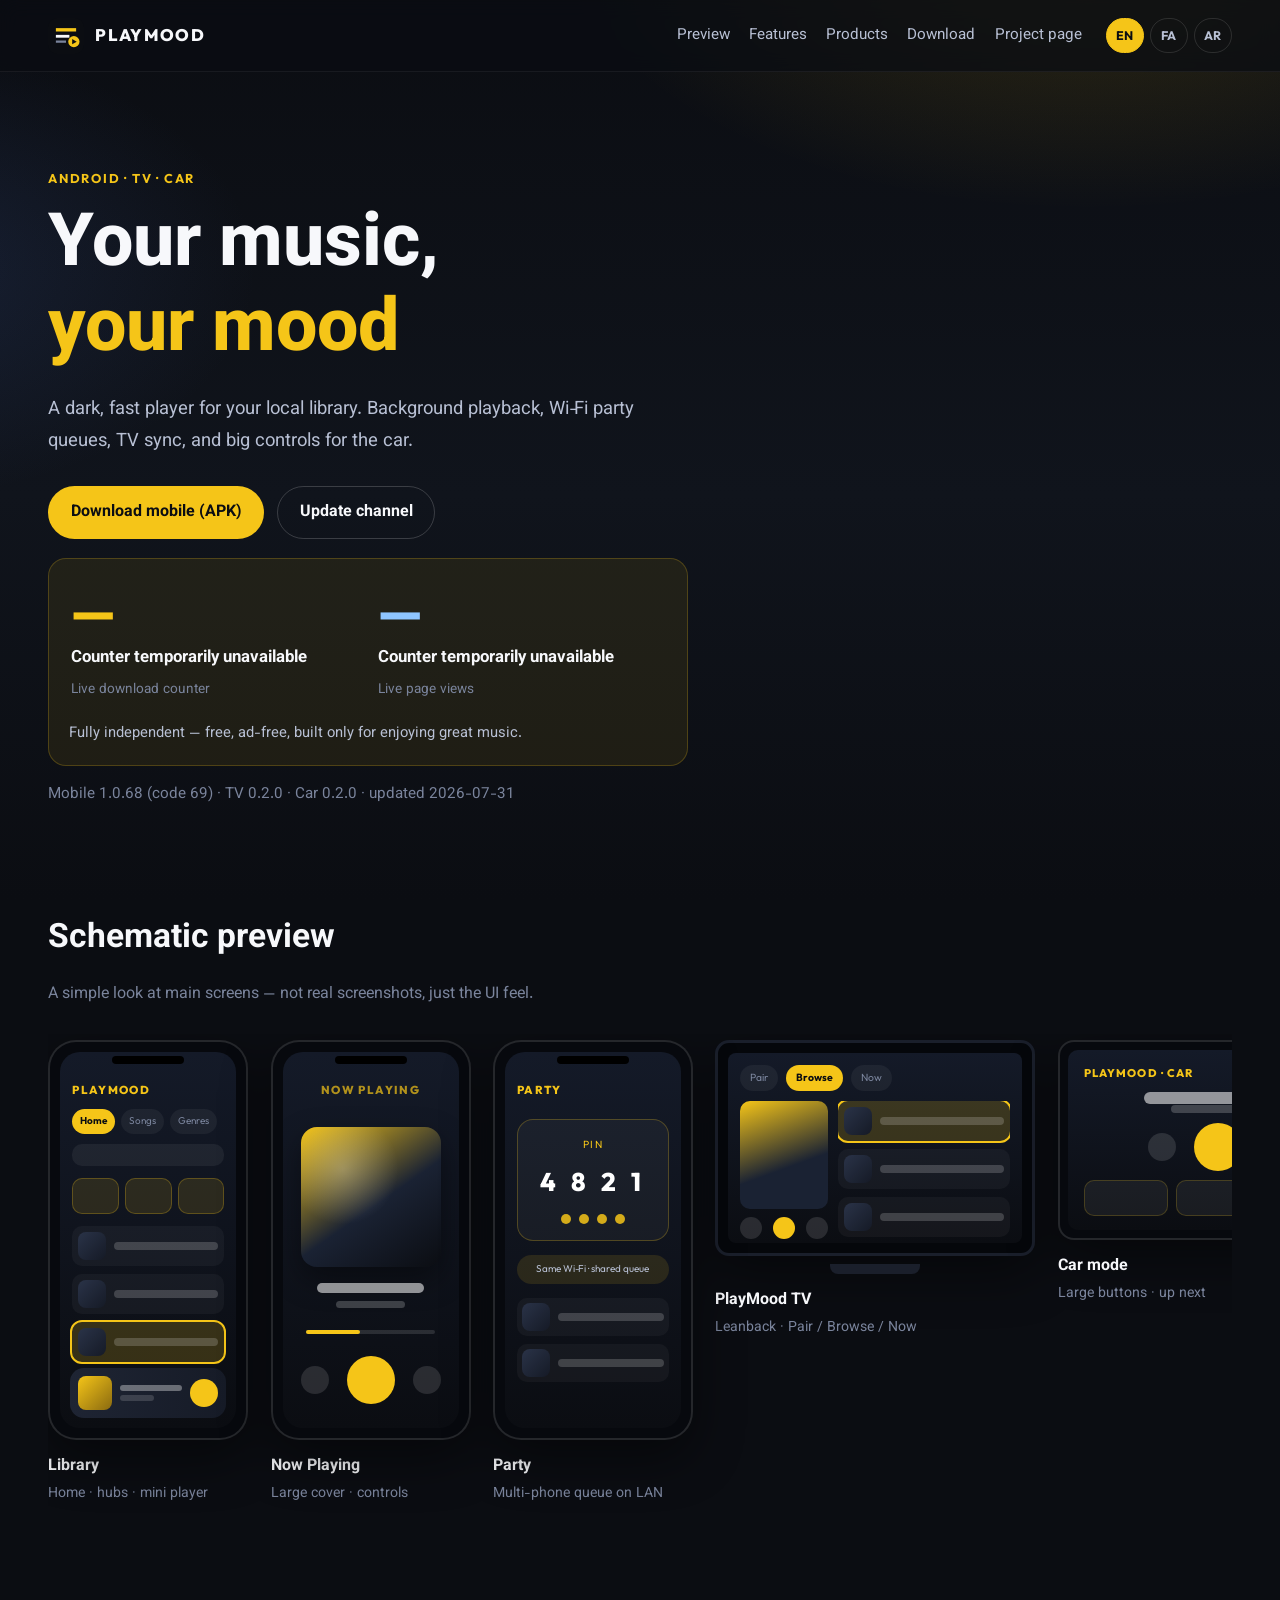
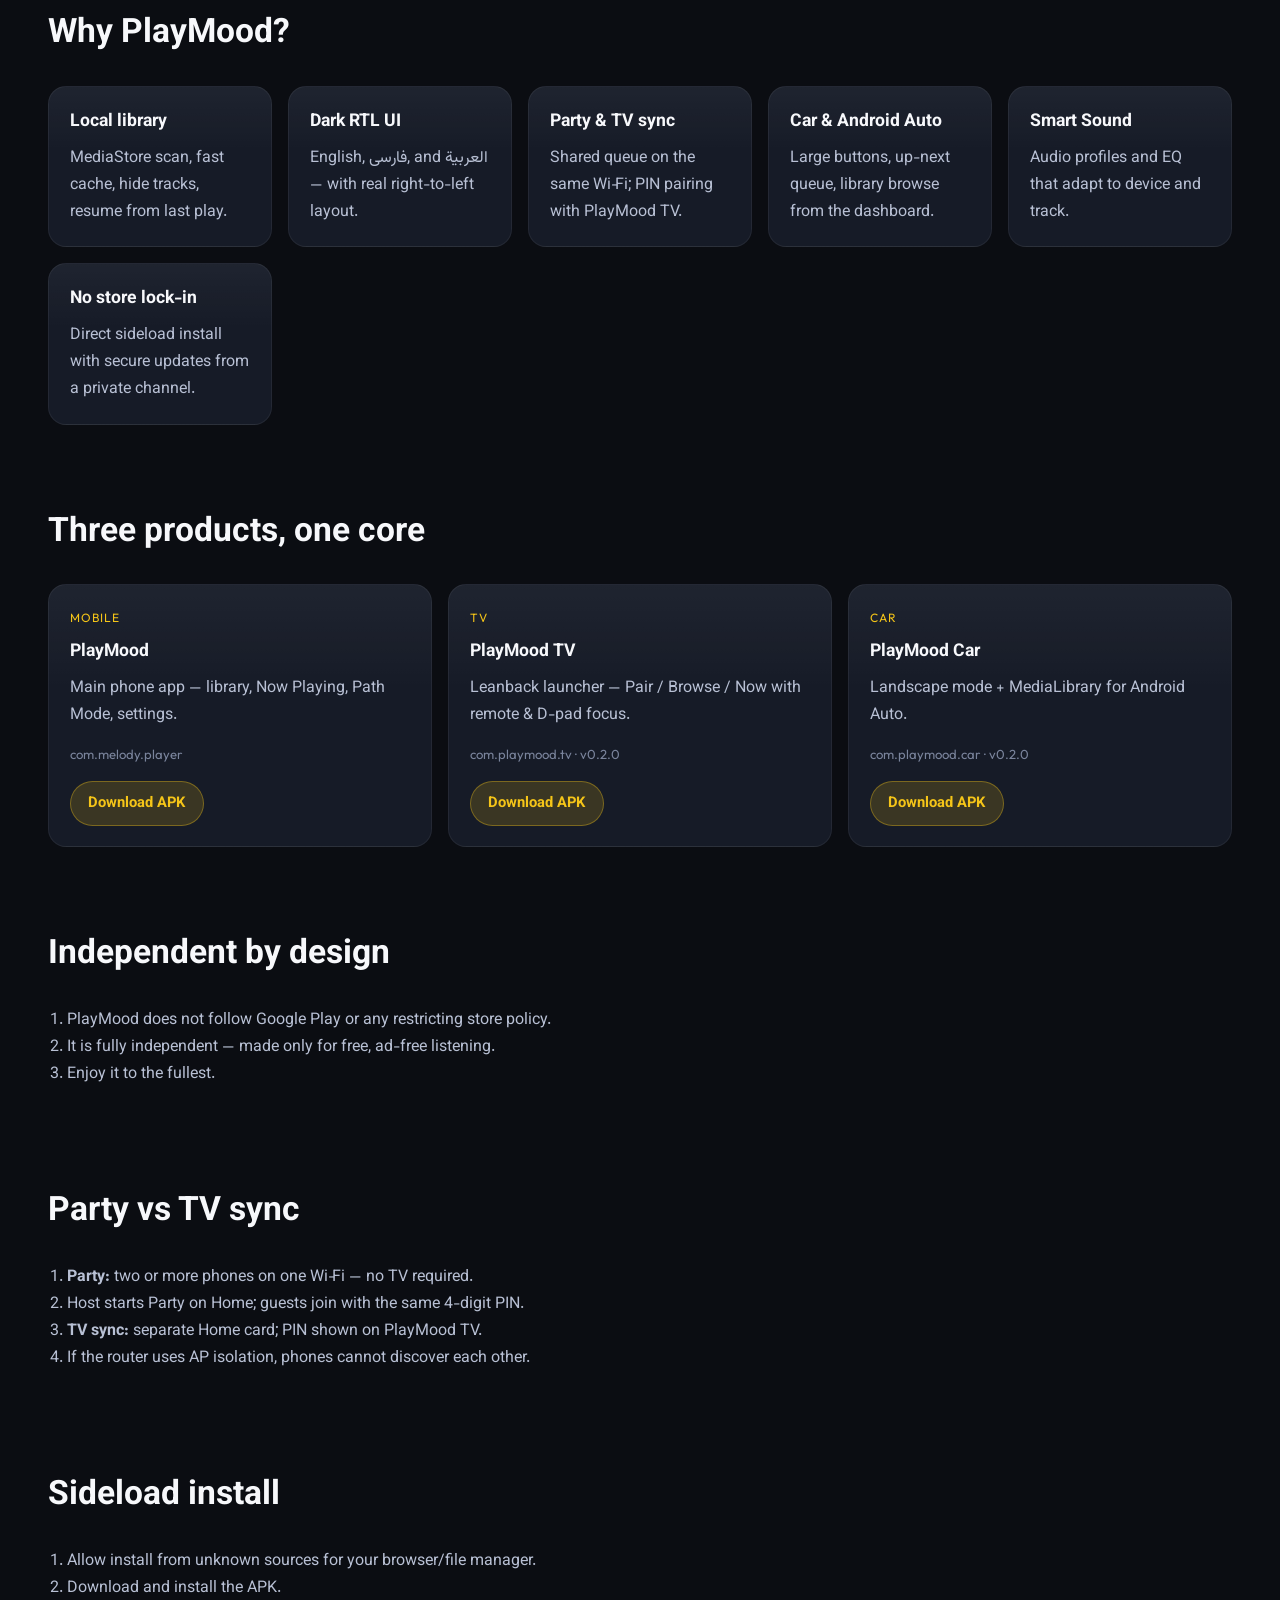
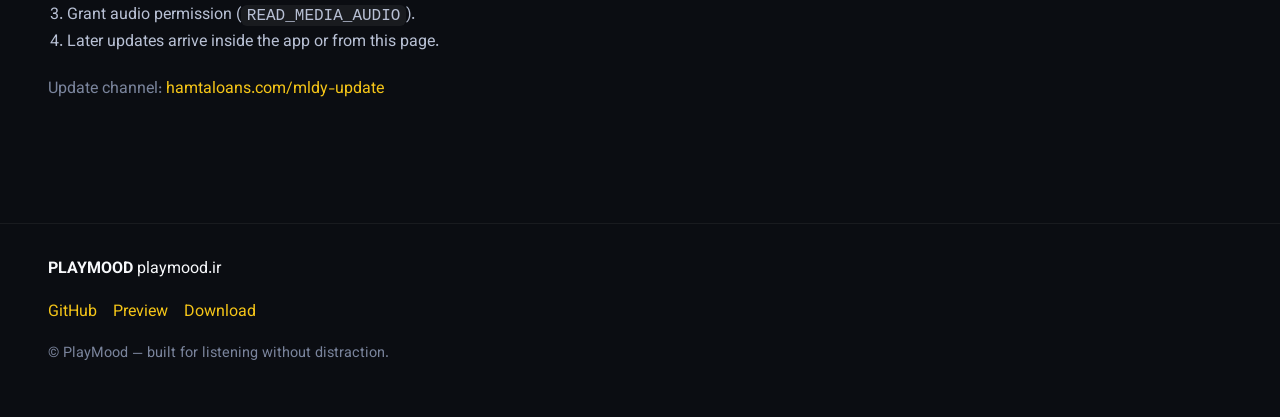
<file: docs/index.html>
<!DOCTYPE html>
<html lang="en" dir="ltr">
<head>
  <meta charset="utf-8" />
  <meta name="viewport" content="width=device-width, initial-scale=1" />
  <title>PlayMood — Your music, your mood</title>
  <meta name="description" content="PlayMood is an independent dark Android music player for local libraries, TV sync, Party, and Car — free, ad-free, direct APK." />
  <meta name="theme-color" content="#0B0D12" />
  <link rel="preconnect" href="https://fonts.googleapis.com" />
  <link rel="preconnect" href="https://fonts.gstatic.com" crossorigin />
  <link href="https://fonts.googleapis.com/css2?family=Vazirmatn:wght@400;600;700;800&family=Outfit:wght@500;700;800&display=swap" rel="stylesheet" />
  <link rel="stylesheet" href="styles.css" />
  <link rel="icon" href="assets/mark.svg" type="image/svg+xml" />
</head>
<body>
  <div class="bg"></div>
  <header class="top">
    <a class="brand" href="./">
      <img src="assets/mark.svg" width="36" height="36" alt="" />
      <span class="brand-word">PLAYMOOD</span>
    </a>
    <nav>
      <a href="#demo" data-i18n="nav.preview">Preview</a>
      <a href="#features" data-i18n="nav.features">Features</a>
      <a href="#products" data-i18n="nav.products">Products</a>
      <a href="#download" data-i18n="nav.download">Download</a>
      <a href="https://github.com/megavegas/playmood-site" target="_blank" rel="noopener" data-i18n="nav.repo">Project page</a>
    </nav>
    <div class="lang-switch" role="group" aria-label="Language">
      <button type="button" class="lang-btn" data-lang="en" aria-pressed="true">EN</button>
      <button type="button" class="lang-btn" data-lang="fa" aria-pressed="false">FA</button>
      <button type="button" class="lang-btn" data-lang="ar" aria-pressed="false">AR</button>
    </div>
  </header>

  <main>
    <section class="hero">
      <p class="eyebrow">Android · TV · Car</p>
      <h1 data-i18n-html="hero.title">Your music,<br /><em>your mood</em></h1>
      <p class="lede" data-i18n="hero.lede">
        A dark, fast player for your local library. Background playback, Wi‑Fi party queues,
        TV sync, and big controls for the car.
      </p>
      <div class="cta-row" id="download">
        <a class="btn primary" id="btn-mobile" href="downloads/playmood-mobile-latest.apk" data-i18n="cta.mobile">Download mobile (APK)</a>
        <a class="btn ghost" href="https://hamtaloans.com/mldy-update/" target="_blank" rel="noopener" data-i18n="cta.update">Update channel</a>
      </div>
      <div class="dl-stats" id="dl-stats" aria-live="polite">
        <div class="stat-grid">
          <div class="stat-card">
            <p class="dl-total" id="dl-total" data-raw="0">…</p>
            <p class="dl-message" id="dl-message" data-i18n="stats.downloadsLoading">Loading download count…</p>
            <p class="dl-sub" id="dl-sub" data-i18n="stats.downloadsSub">Live download counter</p>
          </div>
          <div class="stat-card">
            <p class="dl-total visit" id="visit-total" data-raw="0">…</p>
            <p class="dl-message" id="visit-message" data-i18n="stats.visitsLoading">Loading page views…</p>
            <p class="dl-sub" id="visit-sub" data-i18n="stats.visitsSub">Live page views</p>
          </div>
        </div>
        <p class="dl-tagline" id="dl-tagline" data-i18n="stats.tagline">
          Fully independent — free, ad-free, built only for enjoying great music.
        </p>
      </div>
      <p class="meta" id="version-line" data-i18n="hero.versionLoading">Reading version…</p>
    </section>

    <section class="demo" id="demo">
      <h2 data-i18n="demo.title">Schematic preview</h2>
      <p class="demo-lead" data-i18n="demo.lead">A simple look at main screens — not real screenshots, just the UI feel.</p>
      <div class="demo-rail">
        <figure class="demo-card">
          <div class="phone" aria-hidden="true">
            <div class="phone-notch"></div>
            <div class="screen screen-lib">
              <div class="s-brand">PLAYMOOD</div>
              <div class="s-tabs"><span class="on">Home</span><span>Songs</span><span>Genres</span></div>
              <div class="s-search"></div>
              <div class="s-hub"><i></i><i></i><i></i></div>
              <div class="s-row"><b></b><span></span></div>
              <div class="s-row"><b></b><span></span></div>
              <div class="s-row active"><b></b><span></span></div>
              <div class="s-mini"><div class="art"></div><div class="meta-l"><em></em><i></i></div><div class="play"></div></div>
            </div>
          </div>
          <figcaption>
            <strong data-i18n="demo.libTitle">Library</strong>
            <span data-i18n="demo.libSub">Home · hubs · mini player</span>
          </figcaption>
        </figure>

        <figure class="demo-card">
          <div class="phone" aria-hidden="true">
            <div class="phone-notch"></div>
            <div class="screen screen-np">
              <div class="s-brand dim">NOW PLAYING</div>
              <div class="s-cover"></div>
              <div class="s-title"></div>
              <div class="s-artist"></div>
              <div class="s-seek"><i></i></div>
              <div class="s-transport"><span></span><span class="big"></span><span></span></div>
            </div>
          </div>
          <figcaption>
            <strong data-i18n="demo.npTitle">Now Playing</strong>
            <span data-i18n="demo.npSub">Large cover · controls</span>
          </figcaption>
        </figure>

        <figure class="demo-card">
          <div class="phone" aria-hidden="true">
            <div class="phone-notch"></div>
            <div class="screen screen-party">
              <div class="s-brand">PARTY</div>
              <div class="s-pin-box">
                <div class="pin-label">PIN</div>
                <div class="pin-digits">4 8 2 1</div>
                <div class="pin-dots"><i></i><i></i><i></i><i></i></div>
              </div>
              <div class="s-chip">Same Wi‑Fi · shared queue</div>
              <div class="s-row slim"><b></b><span></span></div>
              <div class="s-row slim"><b></b><span></span></div>
            </div>
          </div>
          <figcaption>
            <strong data-i18n="demo.partyTitle">Party</strong>
            <span data-i18n="demo.partySub">Multi-phone queue on LAN</span>
          </figcaption>
        </figure>

        <figure class="demo-card wide">
          <div class="tv" aria-hidden="true">
            <div class="tv-bezel">
              <div class="screen screen-tv">
                <div class="tv-tabs"><span>Pair</span><span class="on">Browse</span><span>Now</span></div>
                <div class="tv-body">
                  <div class="tv-rail">
                    <div class="tv-cover"></div>
                    <div class="tv-btns"><i></i><i class="a"></i><i></i></div>
                  </div>
                  <div class="tv-list">
                    <div class="s-row focus"><b></b><span></span></div>
                    <div class="s-row"><b></b><span></span></div>
                    <div class="s-row"><b></b><span></span></div>
                    <div class="s-row"><b></b><span></span></div>
                  </div>
                </div>
              </div>
            </div>
            <div class="tv-stand"></div>
          </div>
          <figcaption>
            <strong>PlayMood TV</strong>
            <span>Leanback · Pair / Browse / Now</span>
          </figcaption>
        </figure>

        <figure class="demo-card wide">
          <div class="car" aria-hidden="true">
            <div class="screen screen-car">
              <div class="car-brand">PLAYMOOD · CAR</div>
              <div class="car-title"></div>
              <div class="car-sub"></div>
              <div class="car-transport"><span></span><span class="big"></span><span></span></div>
              <div class="car-next"><div class="chip"></div><div class="chip"></div><div class="chip"></div></div>
            </div>
          </div>
          <figcaption>
            <strong data-i18n="demo.carTitle">Car mode</strong>
            <span data-i18n="demo.carSub">Large buttons · up next</span>
          </figcaption>
        </figure>
      </div>
    </section>

    <section class="features" id="features">
      <h2 data-i18n="features.title">Why PlayMood?</h2>
      <div class="grid">
        <article>
          <h3 data-i18n="features.f1t">Local library</h3>
          <p data-i18n="features.f1p">MediaStore scan, fast cache, hide tracks, resume from last play.</p>
        </article>
        <article>
          <h3 data-i18n="features.f2t">Dark RTL UI</h3>
          <p data-i18n="features.f2p">English, فارسی, and العربية — with real right-to-left layout.</p>
        </article>
        <article>
          <h3 data-i18n="features.f3t">Party & TV sync</h3>
          <p data-i18n="features.f3p">Shared queue on the same Wi‑Fi; PIN pairing with PlayMood TV.</p>
        </article>
        <article>
          <h3 data-i18n="features.f4t">Car & Android Auto</h3>
          <p data-i18n="features.f4p">Large buttons, up-next queue, library browse from the dashboard.</p>
        </article>
        <article>
          <h3 data-i18n="features.f5t">Smart Sound</h3>
          <p data-i18n="features.f5p">Audio profiles and EQ that adapt to device and track.</p>
        </article>
        <article>
          <h3 data-i18n="features.f6t">No store lock-in</h3>
          <p data-i18n="features.f6p">Direct sideload install with secure updates from a private channel.</p>
        </article>
      </div>
    </section>

    <section class="products" id="products">
      <h2 data-i18n="products.title">Three products, one core</h2>
      <div class="cards">
        <article>
          <span class="pill">Mobile</span>
          <h3>PlayMood</h3>
          <p data-i18n="products.mobile">Main phone app — library, Now Playing, Path Mode, settings.</p>
          <p class="pkg">com.melody.player</p>
          <a class="btn small" id="dl-mobile" href="downloads/playmood-mobile-latest.apk" data-i18n="cta.apk">Download APK</a>
        </article>
        <article>
          <span class="pill">TV</span>
          <h3>PlayMood TV</h3>
          <p data-i18n="products.tv">Leanback launcher — Pair / Browse / Now with remote & D-pad focus.</p>
          <p class="pkg">com.playmood.tv · v0.2.0</p>
          <a class="btn small" id="dl-tv" href="downloads/playmood-tv-latest.apk" data-i18n="cta.apk">Download APK</a>
        </article>
        <article>
          <span class="pill">Car</span>
          <h3>PlayMood Car</h3>
          <p data-i18n="products.car">Landscape mode + MediaLibrary for Android Auto.</p>
          <p class="pkg">com.playmood.car · v0.2.0</p>
          <a class="btn small" id="dl-car" href="downloads/playmood-car-latest.apk" data-i18n="cta.apk">Download APK</a>
        </article>
      </div>
    </section>

    <section class="install" id="about">
      <h2 data-i18n="about.title">Independent by design</h2>
      <ol>
        <li data-i18n="about.l1">PlayMood does not follow Google Play or any restricting store policy.</li>
        <li data-i18n="about.l2">It is fully independent — made only for free, ad-free listening.</li>
        <li data-i18n="about.l3">Enjoy it to the fullest.</li>
      </ol>
    </section>

    <section class="install" id="party-help">
      <h2 data-i18n="party.title">Party vs TV sync</h2>
      <ol>
        <li data-i18n-html="party.l1"><strong>Party:</strong> two or more phones on one Wi‑Fi — no TV required.</li>
        <li data-i18n="party.l2">Host starts Party on Home; guests join with the same 4-digit PIN.</li>
        <li data-i18n-html="party.l3"><strong>TV sync:</strong> separate Home card; PIN shown on PlayMood TV.</li>
        <li data-i18n="party.l4">If the router uses AP isolation, phones cannot discover each other.</li>
      </ol>
    </section>

    <section class="install">
      <h2 data-i18n="install.title">Sideload install</h2>
      <ol>
        <li data-i18n="install.l1">Allow install from unknown sources for your browser/file manager.</li>
        <li data-i18n="install.l2">Download and install the APK.</li>
        <li data-i18n-html="install.l3">Grant audio permission (<code>READ_MEDIA_AUDIO</code>).</li>
        <li data-i18n="install.l4">Later updates arrive inside the app or from this page.</li>
      </ol>
      <p class="note">
        <span data-i18n="install.channel">Update channel:</span>
        <a href="https://hamtaloans.com/mldy-update/" target="_blank" rel="noopener">hamtaloans.com/mldy-update</a>
      </p>
    </section>
  </main>

  <footer>
    <div>
      <strong>PLAYMOOD</strong>
      <span>playmood.ir</span>
    </div>
    <div class="links">
      <a href="https://github.com/megavegas/playmood-site">GitHub</a>
      <a href="#demo" data-i18n="nav.preview">Preview</a>
      <a href="#download" data-i18n="nav.download">Download</a>
    </div>
    <p class="copy" data-i18n="footer.copy">© PlayMood — built for listening without distraction.</p>
  </footer>

  <script src="i18n.js"></script>
  <script src="app.js"></script>
</body>
</html>
</file>
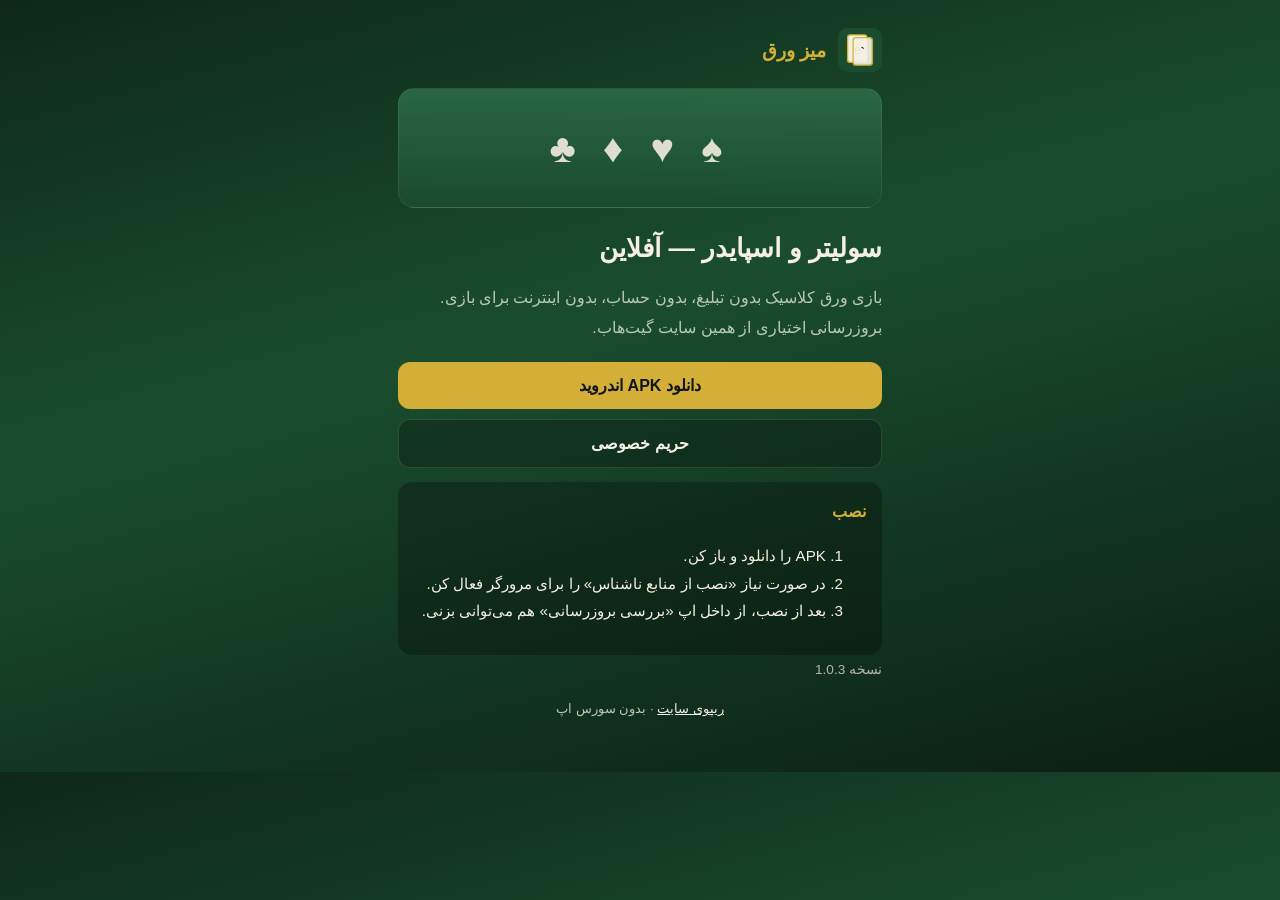
<file: docs/cardtable/index.html>
<!DOCTYPE html>
<html lang="fa" dir="rtl">
<head>
  <meta charset="UTF-8" />
  <meta name="viewport" content="width=device-width, initial-scale=1" />
  <meta name="theme-color" content="#1a4d2e" />
  <meta name="description" content="میز ورق — سولیتر و اسپایدر آفلاین، بدون تبلیغ" />
  <title>میز ورق — Card Table</title>
  <link rel="icon" href="icon.svg" type="image/svg+xml" />
  <style>
    :root { --felt:#1a4d2e; --gold:#d4af37; --cream:#f5f0e1; --ink:#0f1419; --muted:#b8c9b0; }
    * { box-sizing: border-box; }
    html, body {
      margin: 0;
      background: linear-gradient(165deg, #0d2818 0%, var(--felt) 42%, #0a1f12 100%);
      color: var(--cream);
      font-family: Tahoma, "Segoe UI", sans-serif;
    }
    .wrap { max-width: 520px; margin: 0 auto; padding: 28px 18px 56px; }
    .brand { display: flex; align-items: center; gap: 12px; font-weight: 700; font-size: 1.2rem; color: var(--gold); }
    .brand img { width: 44px; height: 44px; }
    h1 { margin: 22px 0 10px; font-size: 1.65rem; line-height: 1.4; }
    .lead { color: var(--muted); line-height: 1.85; margin-bottom: 20px; }
    .felt {
      height: 120px; border-radius: 16px; margin: 16px 0;
      background:
        repeating-linear-gradient(0deg, transparent, transparent 26px, rgba(255,255,255,.03) 27px),
        linear-gradient(180deg, #2d6b45, #1a4d2e);
      border: 1px solid rgba(255,255,255,.08);
      display: flex; align-items: center; justify-content: center;
      font-size: 2.5rem; letter-spacing: .2em; opacity: .9;
    }
    .btn {
      display: block; text-align: center; text-decoration: none; font-weight: 700;
      padding: 14px 18px; border-radius: 12px; margin: 10px 0;
    }
    .primary { background: var(--gold); color: var(--ink); }
    .ghost { background: rgba(0,0,0,.25); color: var(--cream); border: 1px solid rgba(255,255,255,.12); }
    .card {
      background: rgba(0,0,0,.28); border-radius: 14px; padding: 16px;
      margin-top: 14px; line-height: 1.8; font-size: .95rem;
    }
    .card h2 { margin: 0 0 8px; font-size: 1rem; color: var(--gold); }
    footer { margin-top: 24px; font-size: .82rem; color: var(--muted); text-align: center; }
    footer a { color: var(--cream); }
    #ver { font-size: .85rem; opacity: .7; margin-top: 6px; }
  </style>
</head>
<body>
  <div class="wrap">
    <div class="brand"><img src="icon.svg" alt="" /><span>میز ورق</span></div>
    <div class="felt" aria-hidden="true">♠ ♥ ♦ ♣</div>
    <h1>سولیتر و اسپایدر — آفلاین</h1>
    <p class="lead">بازی ورق کلاسیک بدون تبلیغ، بدون حساب، بدون اینترنت برای بازی. بروزرسانی اختیاری از همین سایت گیت‌هاب.</p>
    <a class="btn primary" href="downloads/cardtable.apk" id="dl" download>دانلود APK اندروید</a>
    <a class="btn ghost" href="privacy.html">حریم خصوصی</a>
    <div class="card">
      <h2>نصب</h2>
      <ol>
        <li>APK را دانلود و باز کن.</li>
        <li>در صورت نیاز «نصب از منابع ناشناس» را برای مرورگر فعال کن.</li>
        <li>بعد از نصب، از داخل اپ «بررسی بروزرسانی» هم می‌توانی بزنی.</li>
      </ol>
    </div>
    <p id="ver"></p>
    <footer>
      <a href="https://github.com/megavegas/cardtable-site">ریپوی سایت</a>
      · بدون سورس اپ
    </footer>
  </div>
  <script>
    fetch("version.json?t=" + Date.now()).then(r => r.json()).then(j => {
      if (j.versionName) document.getElementById("ver").textContent = "نسخه " + j.versionName;
    }).catch(() => {});
  </script>
</body>
</html>
</file>
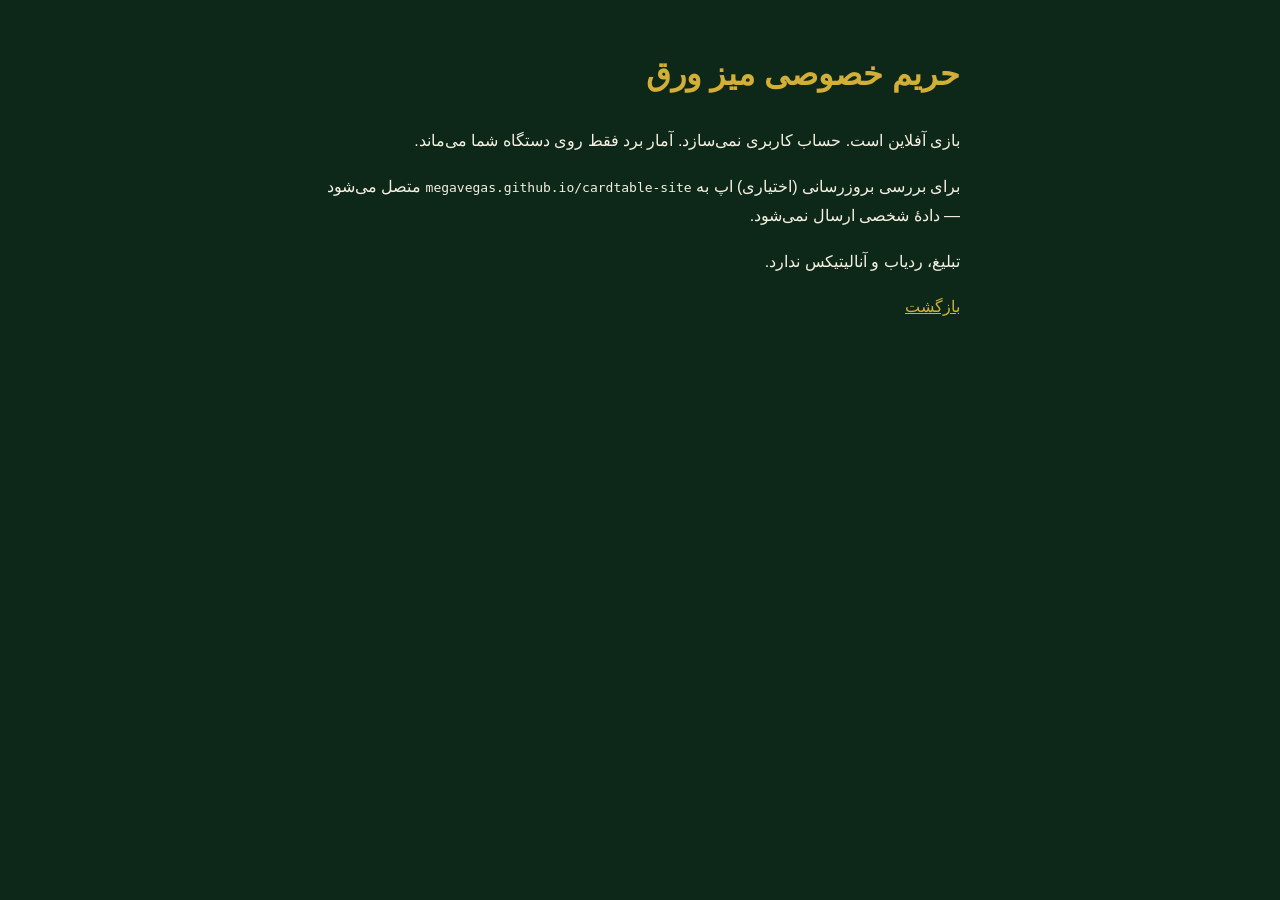
<file: docs/cardtable/privacy.html>
<!DOCTYPE html>
<html lang="fa" dir="rtl">
<head>
  <meta charset="UTF-8" />
  <meta name="viewport" content="width=device-width, initial-scale=1" />
  <title>حریم خصوصی — میز ورق</title>
  <style>
    body { margin:0; padding:24px; font-family:Tahoma,sans-serif; background:#0d2818; color:#f5f0e1; line-height:1.85; max-width:640px; margin-inline:auto; }
    a { color:#d4af37; }
    h1 { color:#d4af37; }
  </style>
</head>
<body>
  <h1>حریم خصوصی میز ورق</h1>
  <p>بازی آفلاین است. حساب کاربری نمی‌سازد. آمار برد فقط روی دستگاه شما می‌ماند.</p>
  <p>برای بررسی بروزرسانی (اختیاری) اپ به <code>megavegas.github.io/cardtable-site</code> متصل می‌شود — دادهٔ شخصی ارسال نمی‌شود.</p>
  <p>تبلیغ، ردیاب و آنالیتیکس ندارد.</p>
  <p><a href="index.html">بازگشت</a></p>
</body>
</html>
</file>
<file: docs/styles.css>
:root {
  --ink: #0b0d12;
  --ink-2: #121820;
  --card: #161b27;
  --mist: #b8c0d4;
  --mist-dim: #7a849c;
  --amber: #f5c518;
  --amber-dim: rgba(245, 197, 24, 0.16);
  --white: #f7f8fb;
  --radius: 18px;
  --font-fa: "Vazirmatn", system-ui, sans-serif;
  --font-en: "Outfit", "Vazirmatn", sans-serif;
}

* { box-sizing: border-box; }
html { scroll-behavior: smooth; }
body {
  margin: 0;
  font-family: var(--font-fa);
  color: var(--white);
  background: var(--ink);
  line-height: 1.7;
  min-height: 100vh;
}
.bg {
  position: fixed;
  inset: 0;
  z-index: -1;
  background:
    radial-gradient(900px 500px at 85% -10%, rgba(245, 197, 24, 0.18), transparent 60%),
    radial-gradient(700px 420px at -10% 30%, rgba(60, 90, 160, 0.22), transparent 55%),
    linear-gradient(180deg, #0b0d12 0%, #10141c 55%, #0b0d12 100%);
}

a { color: var(--amber); text-decoration: none; }
a:hover { text-decoration: underline; }

.top {
  display: flex;
  align-items: center;
  justify-content: space-between;
  gap: 1rem;
  padding: 1.1rem clamp(1rem, 4vw, 3rem);
  border-bottom: 1px solid rgba(255,255,255,0.06);
  backdrop-filter: blur(10px);
  position: sticky;
  top: 0;
  background: rgba(11, 13, 18, 0.72);
  z-index: 10;
}
.top nav {
  flex: 1;
  justify-content: flex-end;
}
.brand {
  display: flex;
  align-items: center;
  gap: 0.7rem;
  color: var(--white);
  text-decoration: none;
}
.brand-word {
  font-family: var(--font-en);
  font-weight: 800;
  letter-spacing: 0.08em;
  font-size: 1.05rem;
}
nav {
  display: flex;
  flex-wrap: wrap;
  gap: 0.9rem 1.2rem;
}
nav a {
  color: var(--mist);
  font-size: 0.95rem;
  text-decoration: none;
}
nav a:hover { color: var(--amber); }

main { padding: 0 clamp(1rem, 4vw, 3rem) 4rem; }
.hero {
  max-width: 920px;
  padding: clamp(3rem, 8vw, 6rem) 0 3rem;
}
.eyebrow {
  font-family: var(--font-en);
  color: var(--amber);
  letter-spacing: 0.14em;
  text-transform: uppercase;
  font-size: 0.8rem;
  font-weight: 700;
  margin: 0 0 1rem;
}
h1 {
  font-size: clamp(2.6rem, 7vw, 4.6rem);
  line-height: 1.15;
  margin: 0 0 1.2rem;
  font-weight: 800;
}
h1 em {
  font-style: normal;
  color: var(--amber);
}
.lede {
  max-width: 38rem;
  color: var(--mist);
  font-size: 1.15rem;
  margin: 0 0 1.8rem;
}
.cta-row {
  display: flex;
  flex-wrap: wrap;
  gap: 0.8rem;
  margin-bottom: 0.9rem;
}
.dl-stats {
  margin: 1.2rem 0 1rem;
  padding: 1.1rem 1.25rem;
  border-radius: var(--radius);
  background: rgba(245, 197, 24, 0.08);
  border: 1px solid rgba(245, 197, 24, 0.22);
  max-width: 40rem;
}
.stat-grid {
  display: grid;
  grid-template-columns: repeat(2, minmax(0, 1fr));
  gap: 0.9rem;
}
.stat-card {
  padding: 0.35rem 0.15rem;
}
.dl-total {
  margin: 0;
  font-family: var(--font-en);
  font-size: clamp(2.2rem, 6vw, 3.2rem);
  font-weight: 800;
  color: var(--amber);
  line-height: 1.1;
}
.dl-total.visit {
  color: #8ec5ff;
}
.dl-message {
  margin: 0.35rem 0 0;
  font-size: 1.05rem;
  font-weight: 700;
  color: var(--white);
}
.dl-sub {
  margin: 0.35rem 0 0;
  font-size: 0.85rem;
  color: var(--mist-dim);
}
.dl-tagline {
  margin: 0.9rem 0 0;
  font-size: 0.92rem;
  color: var(--mist);
  line-height: 1.75;
}
.lang-switch {
  display: flex;
  gap: 0.35rem;
  margin-inline-start: 0.5rem;
}
.lang-btn {
  min-width: 2.4rem;
  min-height: 2.2rem;
  border-radius: 999px;
  border: 1px solid rgba(255,255,255,0.12);
  background: transparent;
  color: var(--mist);
  font-family: var(--font-en);
  font-weight: 700;
  font-size: 0.78rem;
  cursor: pointer;
}
.lang-btn.active,
.lang-btn[aria-pressed="true"] {
  background: var(--amber);
  color: #0b0d12;
  border-color: var(--amber);
}
@media (max-width: 720px) {
  .stat-grid { grid-template-columns: 1fr; }
  .top { flex-wrap: wrap; }
  .lang-switch { width: 100%; justify-content: flex-end; }
}
.btn {
  display: inline-flex;
  align-items: center;
  justify-content: center;
  min-height: 48px;
  padding: 0.75rem 1.35rem;
  border-radius: 999px;
  font-weight: 700;
  text-decoration: none;
  border: 1px solid transparent;
  transition: transform 0.15s ease, background 0.15s ease;
}
.btn:hover { transform: translateY(-1px); text-decoration: none; }
.btn.primary {
  background: var(--amber);
  color: #0b0d12;
}
.btn.ghost {
  background: transparent;
  border-color: rgba(255,255,255,0.18);
  color: var(--white);
}
.btn.small {
  min-height: 42px;
  padding: 0.55rem 1.1rem;
  font-size: 0.92rem;
  background: var(--amber-dim);
  color: var(--amber);
  border-color: rgba(245, 197, 24, 0.35);
}
.meta { color: var(--mist-dim); font-size: 0.95rem; }

section { padding: 2.5rem 0; }
section h2 {
  font-size: clamp(1.6rem, 3vw, 2.1rem);
  margin: 0 0 1.4rem;
}
.grid {
  display: grid;
  grid-template-columns: repeat(auto-fit, minmax(220px, 1fr));
  gap: 1rem;
}
.grid article, .cards article {
  background: linear-gradient(180deg, rgba(255,255,255,0.04), transparent 40%), var(--card);
  border: 1px solid rgba(255,255,255,0.06);
  border-radius: var(--radius);
  padding: 1.25rem 1.3rem;
}
.grid h3, .cards h3 { margin: 0 0 0.5rem; font-size: 1.1rem; }
.grid p, .cards p { margin: 0; color: var(--mist); }

.cards {
  display: grid;
  grid-template-columns: repeat(auto-fit, minmax(240px, 1fr));
  gap: 1rem;
}
.pill {
  display: inline-block;
  font-family: var(--font-en);
  font-size: 0.75rem;
  letter-spacing: 0.08em;
  text-transform: uppercase;
  color: var(--amber);
  margin-bottom: 0.55rem;
}
.pkg {
  font-family: var(--font-en);
  font-size: 0.82rem !important;
  color: var(--mist-dim) !important;
  margin: 0.85rem 0 1rem !important;
}

.install ol { color: var(--mist); padding-inline-start: 1.2rem; }
.install code {
  font-family: ui-monospace, monospace;
  background: rgba(255,255,255,0.06);
  padding: 0.1rem 0.35rem;
  border-radius: 6px;
}
.note {
  margin-top: 1.2rem;
  color: var(--mist-dim);
  max-width: 42rem;
}

footer {
  border-top: 1px solid rgba(255,255,255,0.06);
  padding: 2rem clamp(1rem, 4vw, 3rem) 3rem;
  display: grid;
  gap: 1rem;
}
footer .links { display: flex; flex-wrap: wrap; gap: 1rem; }
footer .copy { color: var(--mist-dim); margin: 0; font-size: 0.9rem; }

@media (max-width: 720px) {
  .top { flex-direction: column; align-items: flex-start; }
}

/* —— Schematic demos —— */
.demo-lead {
  color: var(--mist-dim);
  margin: -0.6rem 0 1.6rem;
  max-width: 36rem;
}
.demo-rail {
  display: flex;
  gap: 1.4rem;
  overflow-x: auto;
  padding: 0.4rem 0.2rem 1.2rem;
  scroll-snap-type: x mandatory;
  -webkit-overflow-scrolling: touch;
}
.demo-card {
  margin: 0;
  scroll-snap-align: start;
  flex: 0 0 auto;
  width: 200px;
}
.demo-card.wide { width: 320px; }
.demo-card figcaption {
  margin-top: 0.85rem;
  display: grid;
  gap: 0.15rem;
}
.demo-card figcaption strong { font-size: 1rem; }
.demo-card figcaption span { color: var(--mist-dim); font-size: 0.88rem; }

.phone {
  width: 200px;
  height: 400px;
  border-radius: 28px;
  background: #07090e;
  border: 2px solid rgba(255,255,255,0.12);
  box-shadow: 0 18px 50px rgba(0,0,0,0.45);
  padding: 10px;
  position: relative;
}
.phone-notch {
  position: absolute;
  top: 14px;
  left: 50%;
  transform: translateX(-50%);
  width: 72px;
  height: 8px;
  border-radius: 99px;
  background: #000;
  z-index: 2;
}
.screen {
  height: 100%;
  border-radius: 20px;
  background: linear-gradient(180deg, #141a28, #0b0d12);
  padding: 28px 12px 12px;
  overflow: hidden;
  position: relative;
  font-family: var(--font-en);
}

.s-brand {
  color: var(--amber);
  font-size: 0.72rem;
  font-weight: 800;
  letter-spacing: 0.12em;
  margin-bottom: 10px;
}
.s-brand.dim { opacity: 0.7; }
.s-tabs {
  display: flex;
  gap: 6px;
  margin-bottom: 10px;
}
.s-tabs span {
  font-size: 0.62rem;
  color: var(--mist-dim);
  background: rgba(255,255,255,0.05);
  padding: 4px 8px;
  border-radius: 99px;
}
.s-tabs .on {
  color: #0b0d12;
  background: var(--amber);
  font-weight: 700;
}
.s-search {
  height: 22px;
  border-radius: 10px;
  background: rgba(255,255,255,0.06);
  margin-bottom: 12px;
}
.s-hub {
  display: grid;
  grid-template-columns: 1fr 1fr 1fr;
  gap: 6px;
  margin-bottom: 12px;
}
.s-hub i {
  display: block;
  height: 36px;
  border-radius: 10px;
  background: rgba(245,197,24,0.12);
  border: 1px solid rgba(245,197,24,0.25);
}
.s-row {
  display: flex;
  align-items: center;
  gap: 8px;
  margin-bottom: 8px;
  padding: 6px;
  border-radius: 10px;
  background: rgba(255,255,255,0.04);
}
.s-row.active, .s-row.focus {
  background: rgba(245,197,24,0.18);
  outline: 2px solid var(--amber);
}
.s-row.slim { padding: 5px; }
.s-row b {
  width: 28px;
  height: 28px;
  border-radius: 8px;
  background: linear-gradient(135deg, #2a3348, #151a26);
  flex: 0 0 auto;
}
.s-row span {
  height: 8px;
  border-radius: 4px;
  background: rgba(255,255,255,0.18);
  flex: 1;
}
.s-mini {
  position: absolute;
  left: 10px;
  right: 10px;
  bottom: 10px;
  display: flex;
  align-items: center;
  gap: 8px;
  padding: 8px;
  border-radius: 14px;
  background: linear-gradient(90deg, #1e2433, #161b27);
}
.s-mini .art {
  width: 34px;
  height: 34px;
  border-radius: 8px;
  background: linear-gradient(135deg, var(--amber), #8a6a10);
}
.s-mini .meta-l { flex: 1; display: grid; gap: 4px; }
.s-mini em, .s-mini i {
  display: block;
  height: 6px;
  border-radius: 3px;
  background: rgba(255,255,255,0.35);
}
.s-mini i { width: 55%; background: rgba(255,255,255,0.15); }
.s-mini .play {
  width: 28px;
  height: 28px;
  border-radius: 50%;
  background: var(--amber);
}

.screen-np { display: flex; flex-direction: column; align-items: center; }
.s-cover {
  width: 140px;
  height: 140px;
  border-radius: 16px;
  margin: 18px 0 16px;
  background:
    radial-gradient(circle at 30% 30%, rgba(255,255,255,0.25), transparent 40%),
    linear-gradient(145deg, #f5c518, #1a2233 55%, #0b0d12);
  box-shadow: 0 12px 30px rgba(0,0,0,0.4);
}
.s-title {
  width: 70%;
  height: 10px;
  border-radius: 5px;
  background: rgba(255,255,255,0.55);
  margin-bottom: 8px;
}
.s-artist {
  width: 45%;
  height: 7px;
  border-radius: 4px;
  background: rgba(255,255,255,0.2);
  margin-bottom: 22px;
}
.s-seek {
  width: 85%;
  height: 4px;
  border-radius: 4px;
  background: rgba(255,255,255,0.12);
  margin-bottom: 22px;
  position: relative;
}
.s-seek i {
  position: absolute;
  inset-inline-start: 0;
  width: 42%;
  height: 100%;
  border-radius: 4px;
  background: var(--amber);
}
.s-transport, .car-transport {
  display: flex;
  align-items: center;
  justify-content: center;
  gap: 18px;
}
.s-transport span, .car-transport span {
  width: 28px;
  height: 28px;
  border-radius: 50%;
  background: rgba(255,255,255,0.12);
}
.s-transport .big, .car-transport .big {
  width: 48px;
  height: 48px;
  background: var(--amber);
}

.screen-party .s-pin-box {
  margin: 20px 0 14px;
  padding: 16px 10px;
  border-radius: 16px;
  background: rgba(255,255,255,0.04);
  text-align: center;
  border: 1px solid rgba(245,197,24,0.25);
}
.pin-label { color: var(--amber); font-size: 0.65rem; letter-spacing: 0.15em; }
.pin-digits {
  color: #fff;
  font-size: 1.6rem;
  font-weight: 800;
  letter-spacing: 0.2em;
  margin: 6px 0 10px;
}
.pin-dots { display: flex; justify-content: center; gap: 8px; }
.pin-dots i {
  width: 10px;
  height: 10px;
  border-radius: 50%;
  background: var(--amber);
  opacity: 0.85;
}
.s-chip {
  font-size: 0.62rem;
  color: var(--mist);
  background: rgba(245,197,24,0.12);
  border-radius: 99px;
  padding: 6px 10px;
  margin-bottom: 14px;
  text-align: center;
}

.tv {
  width: 320px;
}
.tv-bezel {
  border-radius: 14px;
  background: #05070b;
  border: 3px solid #1a1f2b;
  padding: 10px;
  box-shadow: 0 18px 50px rgba(0,0,0,0.45);
}
.tv-stand {
  width: 90px;
  height: 10px;
  margin: 8px auto 0;
  border-radius: 0 0 8px 8px;
  background: #1a1f2b;
}
.screen-tv {
  height: 190px;
  border-radius: 8px;
  padding: 12px;
}
.tv-tabs {
  display: flex;
  gap: 8px;
  margin-bottom: 10px;
}
.tv-tabs span {
  font-size: 0.65rem;
  color: var(--mist-dim);
  padding: 4px 10px;
  border-radius: 99px;
  background: rgba(255,255,255,0.05);
}
.tv-tabs .on {
  background: var(--amber);
  color: #0b0d12;
  font-weight: 700;
}
.tv-body { display: flex; gap: 10px; height: calc(100% - 28px); }
.tv-rail {
  width: 88px;
  flex: 0 0 auto;
  display: flex;
  flex-direction: column;
  gap: 8px;
}
.tv-cover {
  flex: 1;
  border-radius: 10px;
  background: linear-gradient(160deg, #f5c518 0%, #1a2233 60%);
}
.tv-btns { display: flex; justify-content: space-between; }
.tv-btns i {
  width: 22px;
  height: 22px;
  border-radius: 50%;
  background: rgba(255,255,255,0.12);
}
.tv-btns .a { background: var(--amber); }
.tv-list { flex: 1; overflow: hidden; }

.car {
  width: 320px;
  height: 200px;
  border-radius: 16px;
  background: #07090e;
  border: 2px solid rgba(255,255,255,0.12);
  padding: 8px;
  box-shadow: 0 18px 50px rgba(0,0,0,0.45);
}
.screen-car {
  height: 100%;
  border-radius: 10px;
  padding: 14px 16px;
  display: flex;
  flex-direction: column;
  align-items: center;
  justify-content: space-between;
}
.car-brand {
  align-self: stretch;
  color: var(--amber);
  font-size: 0.7rem;
  font-weight: 800;
  letter-spacing: 0.1em;
}
.car-title {
  width: 55%;
  height: 12px;
  border-radius: 6px;
  background: rgba(255,255,255,0.55);
}
.car-sub {
  width: 35%;
  height: 8px;
  border-radius: 4px;
  background: rgba(255,255,255,0.2);
  margin-top: -8px;
}
.car-next {
  display: flex;
  gap: 8px;
  width: 100%;
}
.car-next .chip {
  flex: 1;
  height: 36px;
  border-radius: 10px;
  background: rgba(255,255,255,0.06);
  border: 1px solid rgba(245,197,24,0.2);
}

@media (prefers-reduced-motion: no-preference) {
  .demo-card .phone,
  .demo-card .tv,
  .demo-card .car {
    transition: transform 0.25s ease;
  }
  .demo-card:hover .phone,
  .demo-card:hover .tv,
  .demo-card:hover .car {
    transform: translateY(-4px);
  }
}
</file>
